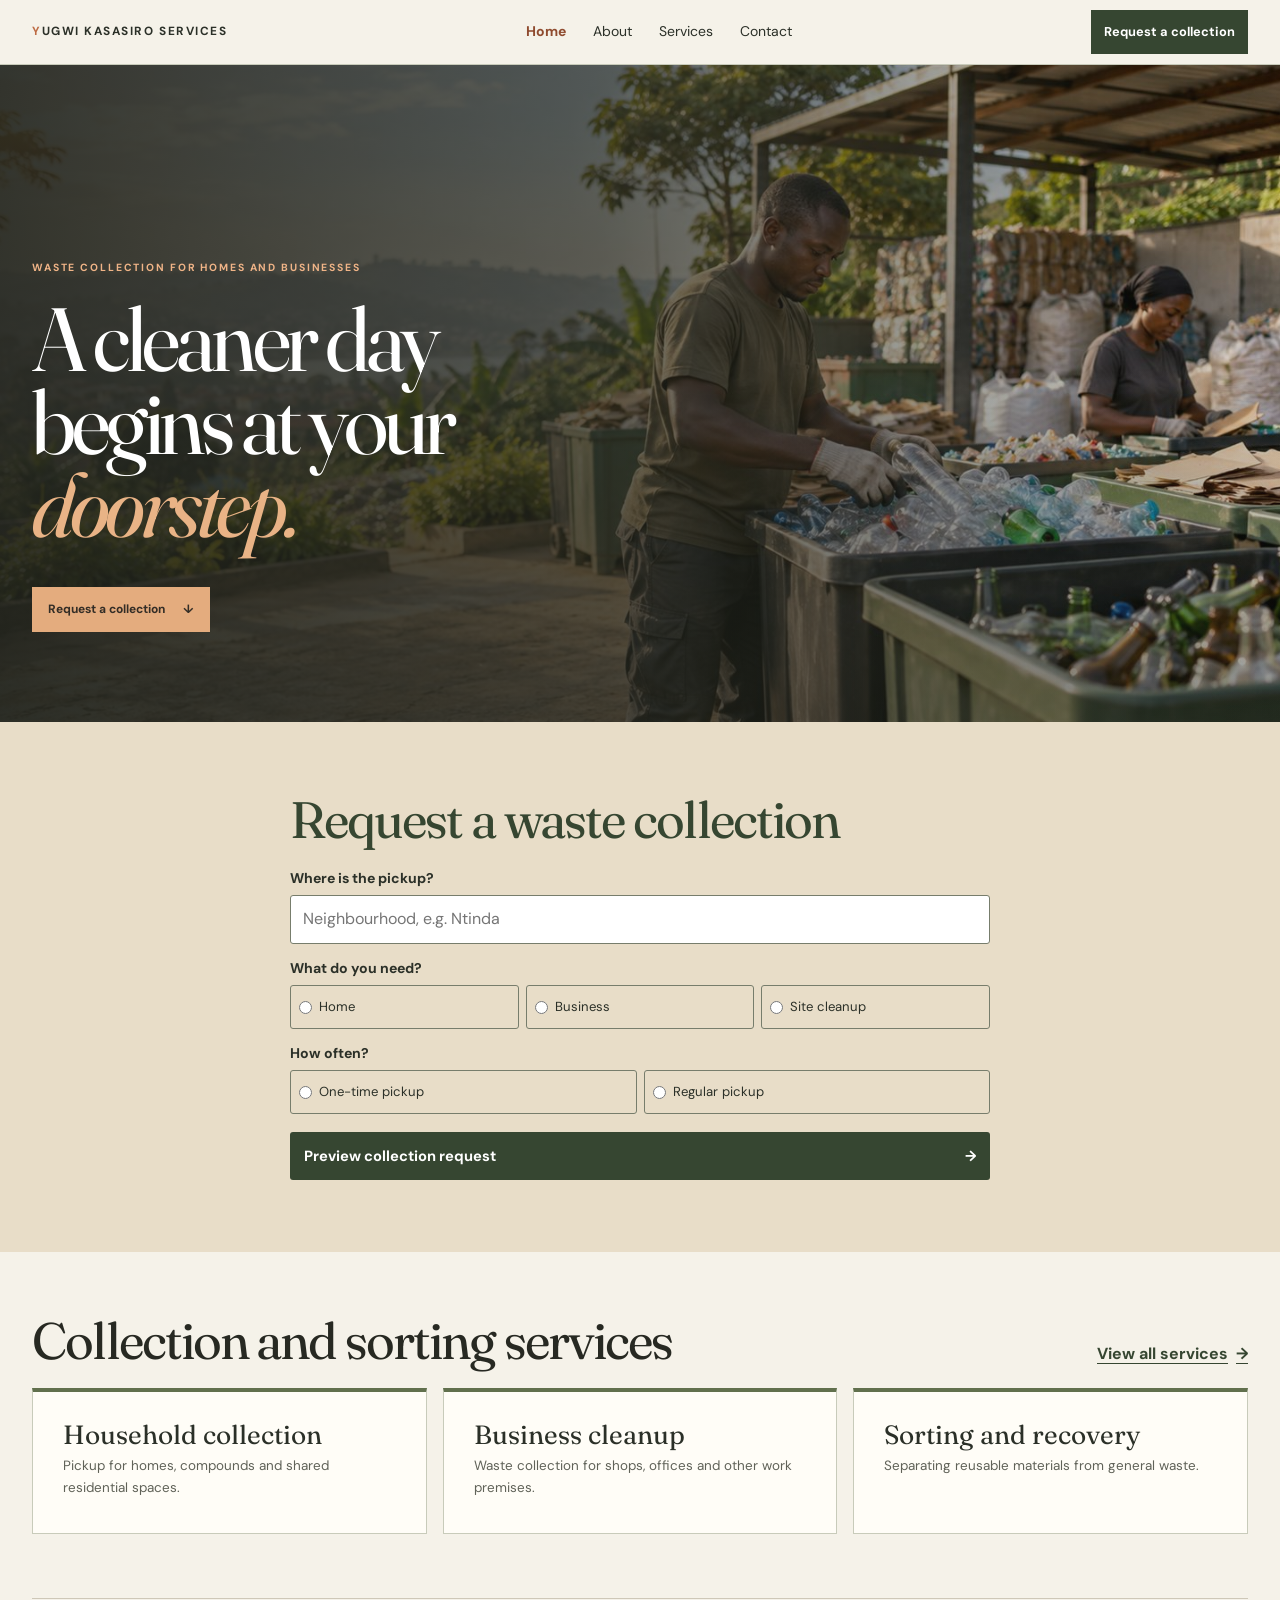
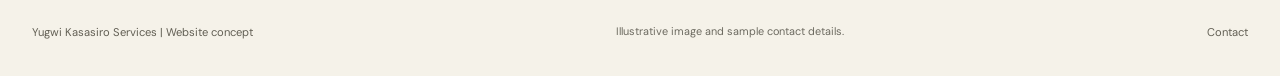
<file: index.html>
<!doctype html>
<html lang="en">
<head>
  <meta charset="utf-8">
  <meta name="viewport" content="width=device-width,initial-scale=1">
  <meta name="theme-color" content="#272922">
  <title>Request a waste collection | Yugwi Kasasiro Services</title>
  <meta name="description" content="Plan a household or business waste collection with Yugwi Kasasiro Services.">
  <link rel="stylesheet" href="style.css?v=mobile-menu-2">
  <script src="collection.js" defer></script>
<script src="navigation.js" defer></script></head>
<body class="collection-home">
  <header class="site-header yugwi-header">
    <div class="wrap nav">
      <a class="brand" href="index.html"><span>Y</span>ugwi Kasasiro Services</a>
      <button class="menu-toggle" type="button" aria-label="Open menu" aria-expanded="false" aria-controls="main-nav"><span aria-hidden="true"></span></button><nav id="main-nav" class="nav-links" aria-label="Main navigation">
        <a aria-current="page" href="index.html">Home</a>
        <a href="about.html">About</a>
        <a href="services.html">Services</a>
        <a href="contact.html">Contact</a>
      </nav>
      <a class="nav-contact" href="#collection">Request a collection</a>
    </div>
  </header>

  <main>
    <section class="hero pickup-hero" aria-labelledby="home-heading">
      <img src="images/hero.jpg" alt="Illustration of a community team sorting reusable materials" fetchpriority="high">
      <div class="hero-copy wrap">
        <p class="eyebrow">Waste collection for homes and businesses</p>
        <h1 id="home-heading">A cleaner day begins at your <em>doorstep.</em></h1>
        <a class="link-button" href="#collection">Request a collection <span aria-hidden="true">&darr;</span></a>
      </div>
    </section>

    <section class="wrap collection-section" id="collection" aria-labelledby="collection-heading">
      <div class="collection-copy">
        <h2 id="collection-heading">Request a waste collection</h2>

        <form id="collection-form">
          <label for="area">Where is the pickup?</label>
          <input id="area" name="area" required maxlength="100" placeholder="Neighbourhood, e.g. Ntinda">

          <fieldset class="collection-options">
            <legend>What do you need?</legend>
            <div class="collection-choices">
              <label><input type="radio" name="service" value="Household collection" required> Home</label>
              <label><input type="radio" name="service" value="Business collection"> Business</label>
              <label><input type="radio" name="service" value="Site cleanup"> Site cleanup</label>
            </div>
          </fieldset>

          <fieldset class="collection-options">
            <legend>How often?</legend>
            <div class="collection-choices">
              <label><input type="radio" name="frequency" value="One-time pickup" required> One-time pickup</label>
              <label><input type="radio" name="frequency" value="Regular collection"> Regular pickup</label>
            </div>
          </fieldset>

          <button type="submit" disabled>Preview collection request <span aria-hidden="true">&rarr;</span></button>
          <p id="request-preview" role="status"></p>
        </form>
      </div>
    </section>

    <section class="section collection-services">
      <div class="wrap">
        <div class="collection-services-heading"><h2>Collection and sorting services</h2><a href="services.html">View all services <span aria-hidden="true">&rarr;</span></a></div>
        <div class="service-list">
          <article class="service-card"><h3>Household collection</h3><p>Pickup for homes, compounds and shared residential spaces.</p></article>
          <article class="service-card"><h3>Business cleanup</h3><p>Waste collection for shops, offices and other work premises.</p></article>
          <article class="service-card"><h3>Sorting and recovery</h3><p>Separating reusable materials from general waste.</p></article>
        </div>
      </div>
    </section>
  </main>

  <footer class="wrap footer">
    <span>Yugwi Kasasiro Services | Website concept</span>
    <span class="fiction-note">Illustrative image and sample contact details.</span>
    <a href="contact.html">Contact</a>
  </footer>
</body>
</html>
</file>
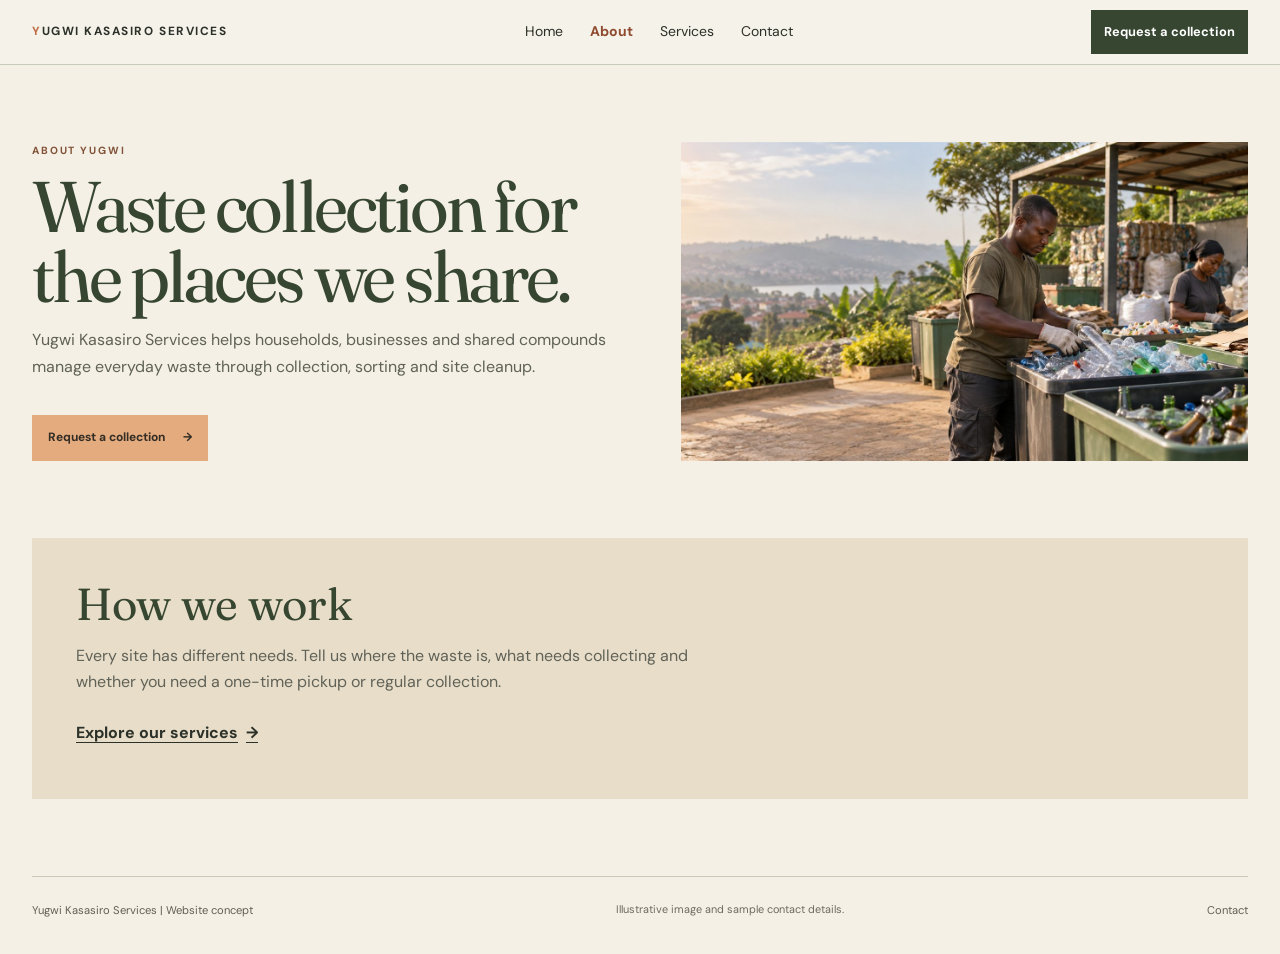
<file: about.html>
<!doctype html><html lang="en"><head><meta charset="utf-8"><meta name="viewport" content="width=device-width,initial-scale=1"><meta name="theme-color" content="#272922"><title>About | Yugwi Kasasiro Services</title><meta name="description" content="Learn about Yugwi Kasasiro Services and its approach to cleaner homes and shared places."><link rel="stylesheet" href="style.css?v=mobile-menu-2"><script src="navigation.js" defer></script></head><body><header class="site-header yugwi-header"><div class="wrap nav"><a class="brand" href="index.html"><span>Y</span>ugwi Kasasiro Services</a><button class="menu-toggle" type="button" aria-label="Open menu" aria-expanded="false" aria-controls="main-nav"><span aria-hidden="true"></span></button><nav id="main-nav" class="nav-links" aria-label="Main navigation"><a href="index.html">Home</a><a aria-current="page" href="about.html">About</a><a href="services.html">Services</a><a href="contact.html">Contact</a></nav><a class="nav-contact" href="index.html#collection">Request a collection</a></div></header>
<main class="about-main">
  <section class="wrap about-intro" aria-labelledby="about-heading">
    <div class="about-copy">
      <p class="label">About Yugwi</p>
      <h1 id="about-heading">Waste collection for the places we share.</h1>
      <p>Yugwi Kasasiro Services helps households, businesses and shared compounds manage everyday waste through collection, sorting and site cleanup.</p>
      <a class="link-button" href="index.html#collection">Request a collection <span aria-hidden="true">&rarr;</span></a>
    </div>
    <img src="images/hero.jpg" alt="Illustration of a community team sorting reusable materials" width="1536" height="1024">
  </section>
  <section class="wrap about-approach" aria-labelledby="approach-heading">
    <h2 id="approach-heading">How we work</h2>
    <p>Every site has different needs. Tell us where the waste is, what needs collecting and whether you need a one-time pickup or regular collection.</p>
    <a href="services.html">Explore our services <span aria-hidden="true">&rarr;</span></a>
  </section>
</main>
<footer class="wrap footer"><span>Yugwi Kasasiro Services  |  Website concept</span><span class="fiction-note">Illustrative image and sample contact details.</span><a href="contact.html">Contact</a></footer></body></html>
</file>
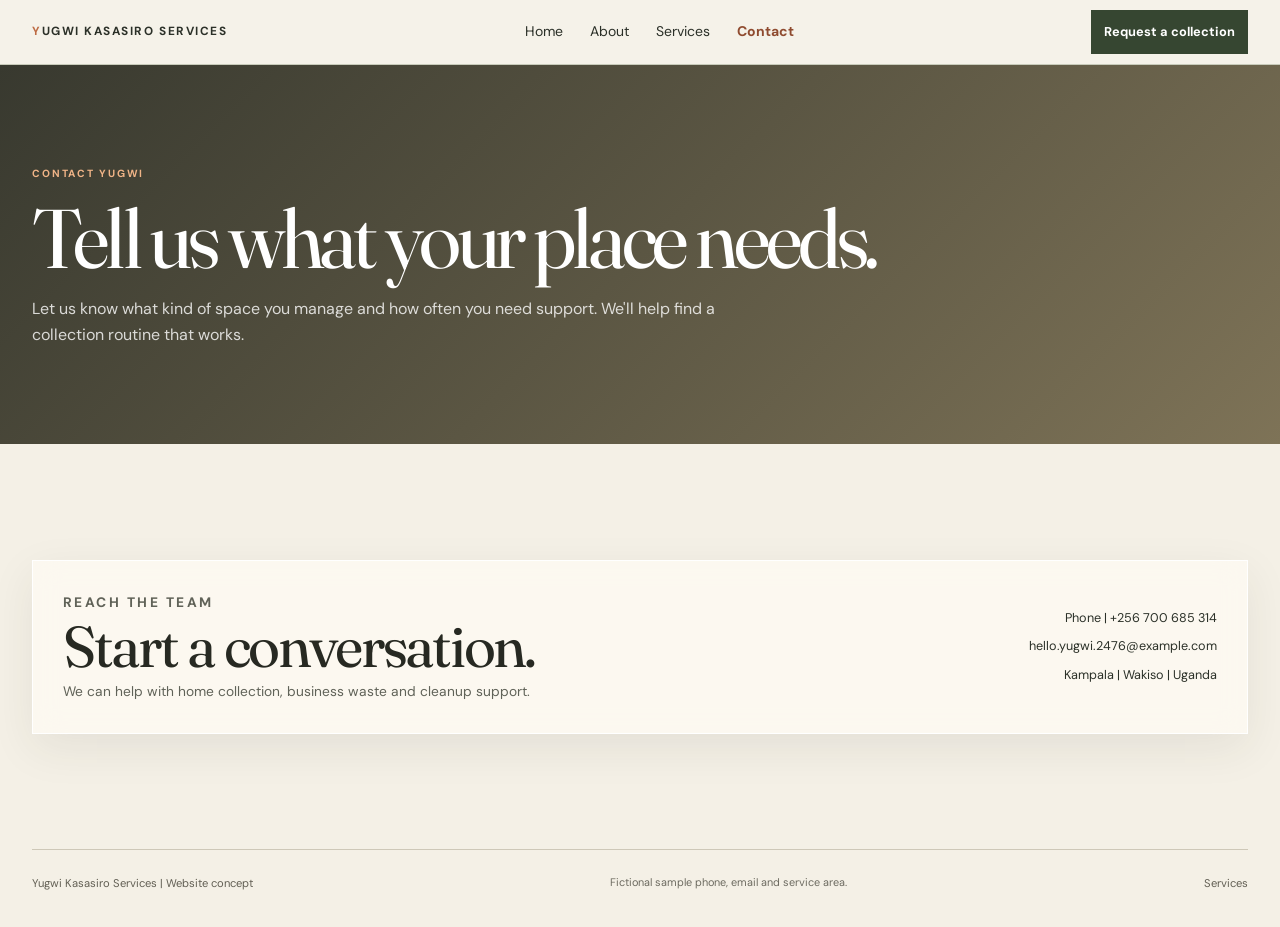
<file: contact.html>
<!doctype html><html lang="en"><head><meta charset="utf-8"><meta name="viewport" content="width=device-width,initial-scale=1"><meta name="theme-color" content="#272922"><title>Contact | Yugwi Kasasiro Services</title><meta name="description" content="Contact Yugwi Kasasiro Services to arrange household collection, business waste service or a site cleanup."><link rel="stylesheet" href="style.css?v=mobile-menu-2"><script src="navigation.js" defer></script></head><body><header class="site-header yugwi-header"><div class="wrap nav"><a class="brand" href="index.html"><span>Y</span>ugwi Kasasiro Services</a><button class="menu-toggle" type="button" aria-label="Open menu" aria-expanded="false" aria-controls="main-nav"><span aria-hidden="true"></span></button><nav id="main-nav" class="nav-links" aria-label="Main navigation"><a href="index.html">Home</a><a href="about.html">About</a><a href="services.html">Services</a><a aria-current="page" href="contact.html">Contact</a></nav><a class="nav-contact" href="index.html#collection">Request a collection</a></div></header><main><section class="page-hero"><div class="wrap"><p class="eyebrow">Contact Yugwi</p><h1>Tell us what your place needs.</h1><p>Let us know what kind of space you manage and how often you need support. We'll help find a collection routine that works.</p></div></section><section class="section"><div class="wrap contact-panel"><div><p class="label">Reach the team</p><h2>Start a conversation.</h2><p>We can help with home collection, business waste and cleanup support.</p></div><div class="contact-details"><span>Phone  |  +256 700 685 314</span><a href="mailto:hello.yugwi.2476@example.com">hello.yugwi.2476@example.com</a><span>Kampala  |  Wakiso  |  Uganda</span></div></div></section></main><footer class="wrap footer"><span>Yugwi Kasasiro Services  |  Website concept</span><span class="fiction-note">Fictional sample phone, email and service area.</span><a href="services.html">Services</a></footer></body></html>
</file>
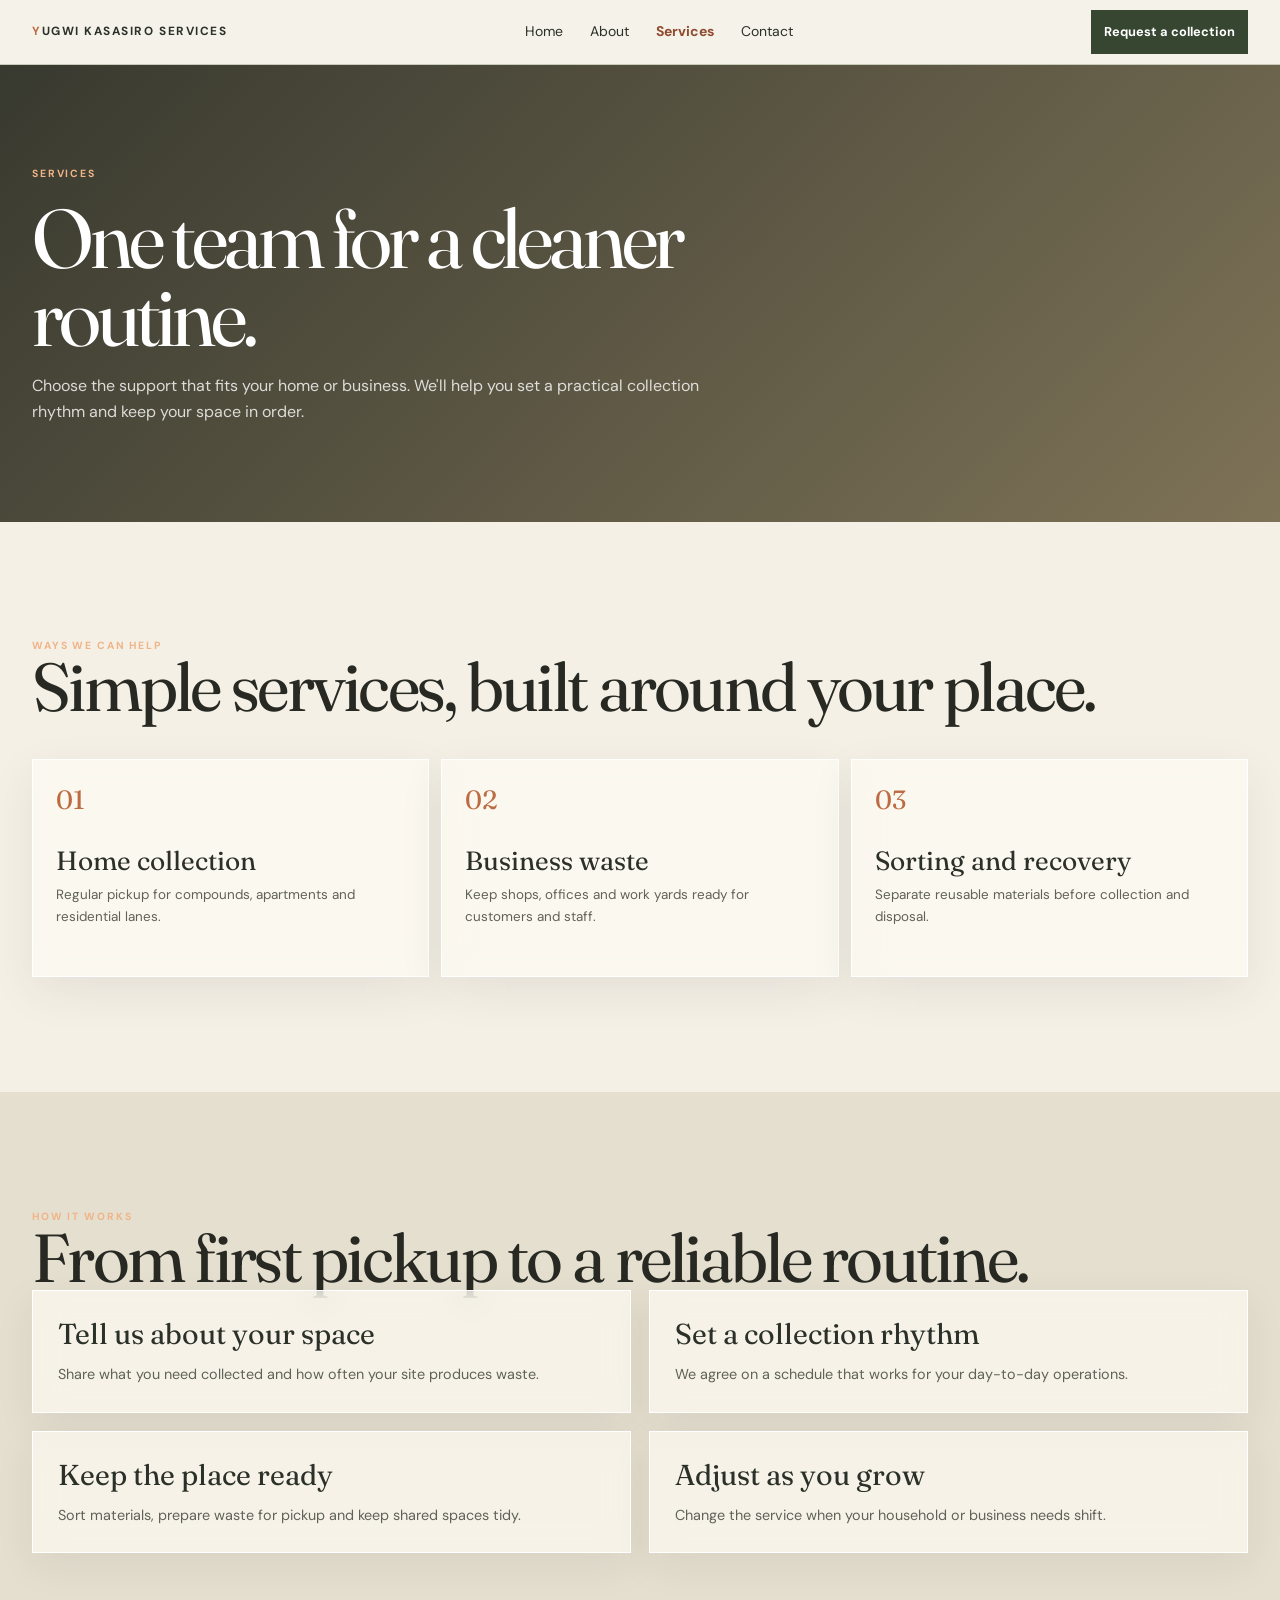
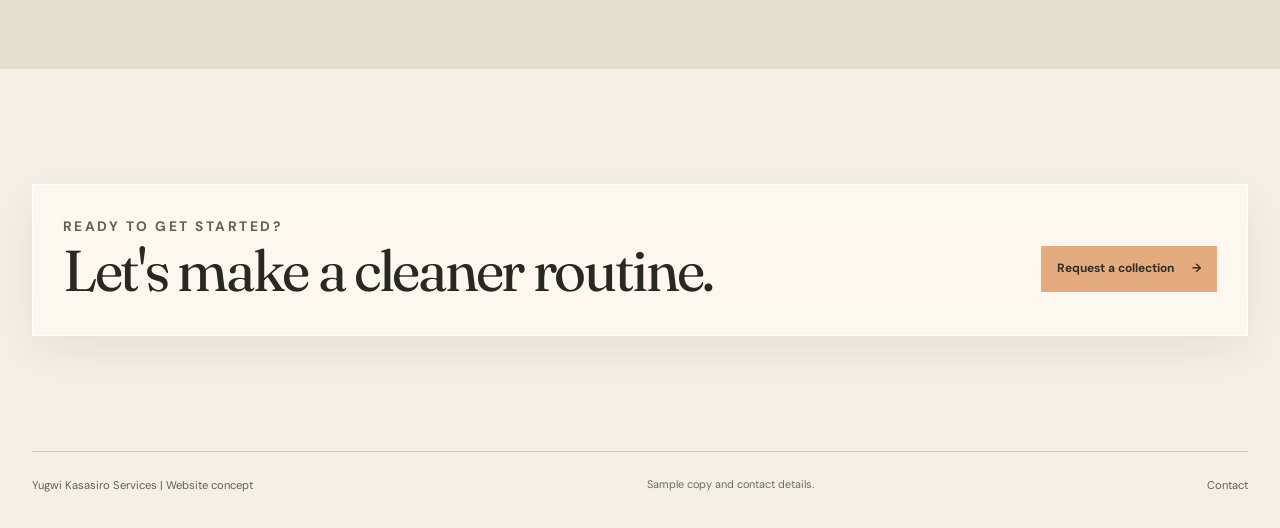
<file: services.html>
<!doctype html><html lang="en"><head><meta charset="utf-8"><meta name="viewport" content="width=device-width,initial-scale=1"><meta name="theme-color" content="#272922"><title>Services | Yugwi Kasasiro Services</title><meta name="description" content="Waste collection, sorting and cleanup services for households and businesses."><link rel="stylesheet" href="style.css?v=mobile-menu-2"><script src="navigation.js" defer></script></head><body><header class="site-header yugwi-header"><div class="wrap nav"><a class="brand" href="index.html"><span>Y</span>ugwi Kasasiro Services</a><button class="menu-toggle" type="button" aria-label="Open menu" aria-expanded="false" aria-controls="main-nav"><span aria-hidden="true"></span></button><nav id="main-nav" class="nav-links" aria-label="Main navigation"><a href="index.html">Home</a><a href="about.html">About</a><a aria-current="page" href="services.html">Services</a><a href="contact.html">Contact</a></nav><a class="nav-contact" href="index.html#collection">Request a collection</a></div></header><main><section class="page-hero"><div class="wrap"><p class="eyebrow">Services</p><h1>One team for a cleaner routine.</h1><p>Choose the support that fits your home or business. We'll help you set a practical collection rhythm and keep your space in order.</p></div></section><section class="section"><div class="wrap"><div class="section-heading"><p class="label">Ways we can help</p><h2>Simple services, built around your place.</h2></div><div class="service-list"><article class="service-card"><span class="number">01</span><h3>Home collection</h3><p>Regular pickup for compounds, apartments and residential lanes.</p></article><article class="service-card"><span class="number">02</span><h3>Business waste</h3><p>Keep shops, offices and work yards ready for customers and staff.</p></article><article class="service-card"><span class="number">03</span><h3>Sorting and recovery</h3><p>Separate reusable materials before collection and disposal.</p></article></div></div></section><section class="section highlight"><div class="wrap"><div class="section-heading"><p class="label">How it works</p><h2>From first pickup to a reliable routine.</h2></div><div class="columns"><article class="column-card"><h3>Tell us about your space</h3><p>Share what you need collected and how often your site produces waste.</p></article><article class="column-card"><h3>Set a collection rhythm</h3><p>We agree on a schedule that works for your day-to-day operations.</p></article><article class="column-card"><h3>Keep the place ready</h3><p>Sort materials, prepare waste for pickup and keep shared spaces tidy.</p></article><article class="column-card"><h3>Adjust as you grow</h3><p>Change the service when your household or business needs shift.</p></article></div></div></section><section class="section"><div class="wrap contact-panel"><div><p class="label">Ready to get started?</p><h2>Let's make a cleaner routine.</h2></div><a class="link-button" href="index.html#collection">Request a collection <span aria-hidden="true">&rarr;</span></a></div></section></main><footer class="wrap footer"><span>Yugwi Kasasiro Services  |  Website concept</span><span class="fiction-note">Sample copy and contact details.</span><a href="contact.html">Contact</a></footer></body></html>
</file>
<file: style.css>
@import url('https://fonts.googleapis.com/css2?family=DM+Sans:wght@400;500;600;700&family=Fraunces:opsz,wght@9..144,400;9..144,500&display=swap');
:root{--charcoal:#272922;--moss:#61704d;--rust:#bd6b43;--sand:#e8ddc8;--paper:#f4f0e6;--white:rgba(255,252,245,.77);--ink:#2b3028;--muted:#606258;--display:'Fraunces',Georgia,serif;--body:'DM Sans',Arial,sans-serif;--max:1320px}*{box-sizing:border-box}html{scroll-behavior:smooth}body{margin:0;background:var(--paper);color:var(--ink);font:400 16px/1.65 var(--body)}a{color:inherit}img{display:block;width:100%;height:100%;object-fit:cover}.wrap{width:min(var(--max),calc(100% - 64px));margin:auto}.site-header{position:absolute;z-index:10;top:40px;left:0;right:0}.nav{display:grid;grid-template-columns:auto 1fr auto;gap:26px;align-items:center;padding:15px 20px;background:rgba(255,252,245,.8);border:1px solid rgba(255,255,255,.83);box-shadow:0 18px 52px rgba(38,38,29,.16);backdrop-filter:blur(20px);-webkit-backdrop-filter:blur(20px)}.brand{font-size:.74rem;font-weight:700;letter-spacing:.13em;text-transform:uppercase;text-decoration:none}.brand span{color:var(--rust)}.nav-links{display:flex;justify-content:center;gap:clamp(15px,2.1vw,30px)}.nav-links a{font-size:.72rem;text-decoration:none}.nav-links a[aria-current=page]{color:var(--rust);font-weight:700}.nav-contact{padding:10px 13px;background:var(--charcoal);color:white;text-decoration:none;font-size:.7rem;font-weight:700}.hero{position:relative;min-height:740px;display:grid;grid-template-columns:1.05fr .95fr;gap:5vw;align-items:center;padding:160px 0 75px;color:white;background:#33372c;overflow:hidden}.hero>img{position:absolute;inset:0;z-index:0}.hero:after{content:'';position:absolute;inset:0;z-index:1;background:linear-gradient(90deg,rgba(31,34,28,.91),rgba(35,38,30,.71) 47%,rgba(29,31,26,.14)),linear-gradient(0deg,rgba(22,25,20,.35),transparent 55%)}.hero-copy,.hero-panel{position:relative;z-index:2}.eyebrow,.label{margin:0;color:#f0b487;font-size:.65rem;font-weight:700;letter-spacing:.18em;text-transform:uppercase}.hero h1{max-width:740px;margin:21px 0;font:400 clamp(3.4rem,7vw,7rem)/.93 var(--display);letter-spacing:-.05em}.hero h1 em{color:#e9b386;font-weight:400}.hero-lead{max-width:550px;color:rgba(255,255,255,.82);font-size:1rem}.link-button{display:inline-flex;gap:18px;align-items:center;margin-top:19px;padding:13px 16px;background:#e4ac7e;color:#332d26;text-decoration:none;font-size:.75rem;font-weight:700}.hero-panel{justify-self:end;width:min(100%,380px);padding:25px;background:rgba(248,244,232,.18);border:1px solid rgba(255,255,255,.58);box-shadow:0 20px 60px rgba(0,0,0,.2);backdrop-filter:blur(20px);-webkit-backdrop-filter:blur(20px)}.hero-panel h2{margin:9px 0 13px;font:400 1.95rem/1.05 var(--display)}.hero-panel p{margin:0;color:rgba(255,255,255,.82);font-size:.81rem}.hero-panel .label{color:#f2bd92}.section{padding:clamp(76px,9vw,122px) 0}.intro-grid{display:grid;grid-template-columns:.65fr 1.35fr;gap:9vw}.section h2{margin:0;color:var(--charcoal);font:400 clamp(2.7rem,5.3vw,5.3rem)/.96 var(--display);letter-spacing:-.04em}.section-copy{max-width:750px;color:var(--muted)}.service-list{display:grid;grid-template-columns:repeat(3,1fr);gap:12px;margin-top:40px}.service-card{min-height:218px;padding:23px;background:rgba(255,252,245,.64);border:1px solid rgba(255,255,255,.95);box-shadow:0 14px 42px rgba(47,45,34,.08);backdrop-filter:blur(15px);-webkit-backdrop-filter:blur(15px)}.service-card .number{color:var(--rust);font:400 1.65rem var(--display)}.service-card h3{margin:30px 0 10px;font:400 1.65rem/1 var(--display)}.service-card p{margin:0;color:var(--muted);font-size:.84rem}.highlight{background:#e5dfd0}.feature{display:grid;grid-template-columns:1fr .75fr;gap:8vw;align-items:center}.feature-note{padding:30px;background:rgba(255,252,245,.67);border:1px solid white;box-shadow:0 14px 42px rgba(47,45,34,.08);backdrop-filter:blur(15px);-webkit-backdrop-filter:blur(15px)}.feature-note .label{color:#9a573b}.feature-note p{color:var(--muted)}.columns{display:grid;grid-template-columns:repeat(2,1fr);gap:18px}.column-card{padding:25px;background:rgba(255,252,245,.66);border:1px solid white;box-shadow:0 12px 38px rgba(47,45,34,.07);backdrop-filter:blur(15px);-webkit-backdrop-filter:blur(15px)}.column-card h3{margin:0 0 12px;font:400 1.8rem var(--display)}.column-card p{margin:0;color:var(--muted);font-size:.9rem}.contact-panel{display:flex;justify-content:space-between;align-items:center;gap:26px;padding:30px;background:rgba(255,252,245,.67);border:1px solid white;box-shadow:0 14px 42px rgba(47,45,34,.08);backdrop-filter:blur(15px);-webkit-backdrop-filter:blur(15px)}.contact-panel h2{margin:6px 0;font-size:clamp(2.5rem,4.5vw,4.4rem)}.contact-panel p{margin:0;color:var(--muted);font-size:.86rem}.contact-details{display:grid;gap:8px;text-align:right;font-size:.79rem}.contact-details a{text-decoration:none}.page-hero{padding:190px 0 80px;background:linear-gradient(135deg,#38392f,#7e7357);color:white}.page-hero h1{max-width:850px;margin:18px 0;font:400 clamp(3.3rem,6.5vw,6.2rem)/.93 var(--display);letter-spacing:-.05em}.page-hero p:last-child{max-width:700px;color:rgba(255,255,255,.8)}.footer{display:flex;justify-content:space-between;gap:24px;padding:24px 0 34px;border-top:1px solid #cec8b8;color:#625f54;font-size:.7rem}.footer a{text-decoration:none}.fiction-note{font-size:.68rem;color:#6c6a60}.nav:focus-within,.link-button:focus-visible,a:focus-visible{outline:3px solid var(--rust);outline-offset:4px}@media(max-width:820px){.wrap{width:min(100% - 36px,var(--max))}.site-header{top:30px}.nav{grid-template-columns:1fr auto;gap:11px}.brand{grid-column:1/-1}.nav-links{justify-content:flex-start;flex-wrap:wrap;gap:14px}.nav-links a{font-size:.68rem}.nav-contact{justify-self:end}.hero{min-height:830px;grid-template-columns:1fr;align-content:end;gap:23px;padding:185px 0 42px}.hero h1{font-size:clamp(3.35rem,12vw,5.8rem)}.hero-panel{justify-self:start;width:min(100%,470px)}.intro-grid,.feature{grid-template-columns:1fr;gap:20px}.service-list,.columns{grid-template-columns:1fr}.service-card{min-height:165px}.service-card h3{margin-top:18px}.contact-panel{align-items:flex-start;flex-direction:column}.contact-details{text-align:left}.footer{flex-direction:column;gap:9px}}@media(prefers-reduced-motion:reduce){html{scroll-behavior:auto}*{animation:none!important;transition:none!important}}

.collection-home,
.yugwi-header {
  --pickup-green: #364631;
  --pickup-border: #c8cbba;
  background: #f5f2e9;
}

.yugwi-header {
  position: relative;
  top: auto;
  border-bottom: 1px solid var(--pickup-border);
}

.yugwi-header .nav {
  background: none;
  border: 0;
  box-shadow: none;
  backdrop-filter: none;
  padding: 10px 0;
}

.yugwi-header .nav a {
  display: inline-flex;
  align-items: center;
  min-height: 44px;
}

.yugwi-header .nav-links a {
  font-size: .875rem;
}

.yugwi-header .nav-links a[aria-current=page] {
  color: #8f4b2f;
}

.yugwi-header .nav .nav-contact {
  background: var(--pickup-green);
  font-size: .8rem;
}

.yugwi-header + main > .page-hero {
  padding-top: clamp(52px, 8vw, 100px);
}

.pickup-hero {
  grid-template-columns: minmax(0, 1fr);
  min-height: clamp(510px, 73svh, 740px);
  align-items: end;
  padding: 60px 0 clamp(44px, 7vw, 96px);
}

.pickup-hero > img {
  object-position: center 55%;
}

.pickup-hero .hero-copy {
  margin-block: 0;
  margin-inline: auto;
}

.pickup-hero h1 {
  max-width: 11ch;
}

.collection-section {
  max-width: 730px;
  margin-top: clamp(24px, 5vw, 64px);
}

.collection-copy {
  padding: clamp(24px, 4vw, 52px);
  background: #fffdf7;
  border: 1px solid var(--pickup-border);
}

.collection-copy h2 {
  margin: 0 0 22px;
  color: var(--pickup-green);
  font: 400 clamp(2rem, 4vw, 3.8rem)/1 var(--display);
  letter-spacing: -.04em;
}

#collection-form > label,
.collection-options legend {
  display: block;
  margin-bottom: 5px;
  padding: 0;
  font-size: .88rem;
  font-weight: 700;
}

#area {
  width: 100%;
  min-height: 48px;
  padding: 10px 12px;
  border: 1px solid #777d6c;
  border-radius: 3px;
  background: #fff;
  color: inherit;
  font: inherit;
}

.collection-options {
  min-width: 0;
  margin: 13px 0 0;
  padding: 0;
  border: 0;
}

.collection-choices {
  display: grid;
  grid-auto-columns: 1fr;
  grid-auto-flow: column;
  gap: 7px;
}

.collection-choices label {
  display: flex;
  align-items: center;
  gap: 7px;
  min-height: 44px;
  padding: 7px 8px;
  border: 1px solid #777d6c;
  border-radius: 3px;
  font-size: .82rem;
  line-height: 1.2;
  cursor: pointer;
}

.collection-choices label:has(:checked) {
  background: #e4ebde;
  border-color: var(--pickup-green);
}

.collection-choices input {
  flex-shrink: 0;
  margin: 0;
  accent-color: var(--pickup-green);
}

#collection-form button {
  display: flex;
  justify-content: space-between;
  align-items: center;
  width: 100%;
  min-height: 48px;
  margin-top: 18px;
  padding: 10px 14px;
  border: 0;
  border-radius: 3px;
  background: var(--pickup-green);
  color: white;
  font: 700 .92rem/1.4 var(--body);
  cursor: pointer;
}

#collection-form button:hover:not(:disabled) {
  background: #485d3f;
}

#collection-form :focus-visible,
.collection-choices label:has(:focus-visible) {
  outline: 3px solid #9a573b;
  outline-offset: 2px;
}

#preview-note,
#request-preview {
  margin: 8px 0 0;
  color: var(--muted);
  font-size: .82rem;
}

#request-preview:empty {
  margin: 0;
}

#request-preview:not(:empty) {
  border-left: 3px solid var(--pickup-green);
  padding: 5px 0 5px 10px;
}

.collection-services {
  padding: clamp(32px, 5vw, 68px) 0;
}

.collection-services-heading {
  display: flex;
  justify-content: space-between;
  align-items: baseline;
  flex-wrap: wrap;
  gap: 12px;
}

.collection-services-heading h2 {
  font-size: clamp(2rem, 4vw, 3.6rem);
}

.collection-services-heading a {
  display: inline-flex;
  align-items: center;
  gap: 8px;
  min-height: 44px;
  color: var(--pickup-green);
  font-weight: 700;
  text-underline-offset: 4px;
}

.collection-services .service-list {
  gap: 16px;
  margin-top: 12px;
}

.collection-services .service-card {
  min-height: 146px;
  padding: clamp(18px, 2.5vw, 30px);
  background: #fffdf7;
  border: 1px solid var(--pickup-border);
  border-top: 4px solid var(--moss);
  box-shadow: none;
  backdrop-filter: none;
}

.collection-services .service-card h3 {
  margin: 0 0 6px;
}

@media (max-width: 820px) {
  .pickup-hero {
    min-height: clamp(490px, 72svh, 660px);
  }

  .pickup-hero > img {
    object-position: 58% center;
  }

  .pickup-hero::after {
    background: linear-gradient(0deg, rgba(23, 27, 21, .96), rgba(23, 27, 21, .54) 56%, transparent 100%);
  }

  .pickup-hero h1 {
    font-size: clamp(2.85rem, 11vw, 5rem);
  }
}

@media (max-width: 480px) {
  .yugwi-header .nav {
    grid-template-columns: minmax(0, 1fr);
    gap: 0;
    padding: 2px 0;
  }

  .yugwi-header .nav .nav-contact {
    display: none;
  }

  .collection-copy {
    padding: 21px 14px 18px;
  }

  .collection-choices label {
    gap: 4px;
    padding-inline: 5px;
  }
}


.about-intro {
  display: grid;
  grid-template-columns: minmax(0, 1fr) minmax(0, .95fr);
  align-items: stretch;
  gap: clamp(20px, 4vw, 58px);
  padding: clamp(30px, 6vw, 85px) 0;
}

.about-copy {
  align-self: center;
}

.about-copy .label {
  color: #815238;
}

.about-copy h1 {
  margin: 12px 0 16px;
  color: #364631;
  font: 400 clamp(2.75rem, 5.6vw, 5.6rem)/.98 var(--display);
  letter-spacing: -.045em;
}

.about-copy p:not(.label),
.about-approach p {
  max-width: 57ch;
  color: var(--muted);
}

.about-intro img {
  min-height: 310px;
  max-height: 530px;
  object-position: 57% center;
}

.about-approach {
  margin-bottom: clamp(30px, 6vw, 78px);
  padding: clamp(24px, 4vw, 44px);
  background: #e8ddc8;
}

.about-approach h2 {
  margin: 0;
  color: #364631;
  font: 400 clamp(1.8rem, 3.5vw, 3rem)/1 var(--display);
}

.about-approach a {
  display: inline-flex;
  gap: 8px;
  align-items: center;
  min-height: 44px;
  font-weight: 700;
  text-underline-offset: 4px;
}

@media (max-width: 820px) {
  .about-intro {
    grid-template-columns: minmax(0, 1fr);
  }

  .about-intro img {
    min-height: 0;
    height: auto;
    aspect-ratio: 16 / 10;
  }
}

.menu-toggle { display: none; }

.collection-section {
  width: 100%;
  max-width: none;
  margin: 0;
  padding: clamp(32px, 6vw, 72px) 18px;
  background: #e8ddc8;
}

.collection-copy {
  max-width: 700px;
  margin: auto;
  padding: 0;
  border: 0;
  background: none;
}

@media (max-width: 820px) {
  .has-mobile-menu .yugwi-header .nav {
    grid-template-columns: minmax(0, 1fr) auto;
    gap: 0;
  }

  .has-mobile-menu .yugwi-header .brand { grid-column: 1; }
  .has-mobile-menu .yugwi-header .nav-contact { display: none; }

  .has-mobile-menu .menu-toggle {
    display: grid;
    place-items: center;
    width: 44px;
    height: 44px;
    padding: 0;
    border: 1px solid #c8cbba;
    background: #fffdf7;
    color: #364631;
    cursor: pointer;
  }

  .menu-toggle span {
    width: 18px;
    height: 2px;
    background: currentColor;
    box-shadow: 0 -5px currentColor, 0 5px currentColor;
  }

  .has-mobile-menu .yugwi-header .nav-links {
    display: none;
    grid-column: 1 / -1;
  }

  .has-mobile-menu .menu-toggle[aria-expanded="true"] + .nav-links {
    display: grid;
    gap: 0;
    margin-top: 8px;
    border-top: 1px solid #c8cbba;
  }

  .yugwi-header .menu-toggle:focus-visible {
    outline: 3px solid var(--rust);
    outline-offset: 2px;
  }
}

/* Keep the mobile menu above the page without shifting its content. */
.yugwi-header { z-index: 20; }
.yugwi-header .nav:focus-within { outline: none; }
@media (max-width: 820px) {
  .has-mobile-menu .yugwi-header .nav { position: relative; }
  .has-mobile-menu .yugwi-header .nav-links {
    position: absolute;
    top: 100%;
    left: 0;
    right: 0;
    z-index: 5;
    display: none;
    grid-column: auto;
    gap: 0;
    margin: 0;
    padding: 6px 0;
    background: #f5f2e9;
    border: 1px solid #c8cbba;
    box-shadow: 0 12px 24px rgba(39, 41, 34, .16);
  }
  .has-mobile-menu .menu-toggle[aria-expanded="true"] + .nav-links { display: grid; }
  .has-mobile-menu .yugwi-header .nav-links a {
    min-height: 48px;
    padding: 0 14px;
    border-bottom: 1px solid rgba(54, 70, 49, .1);
  }
  .has-mobile-menu .yugwi-header .nav-links a:last-child { border-bottom: 0; }
  .yugwi-header .menu-toggle:focus-visible {
    outline: 2px solid #61704d;
    outline-offset: 2px;
  }
}
</file>
